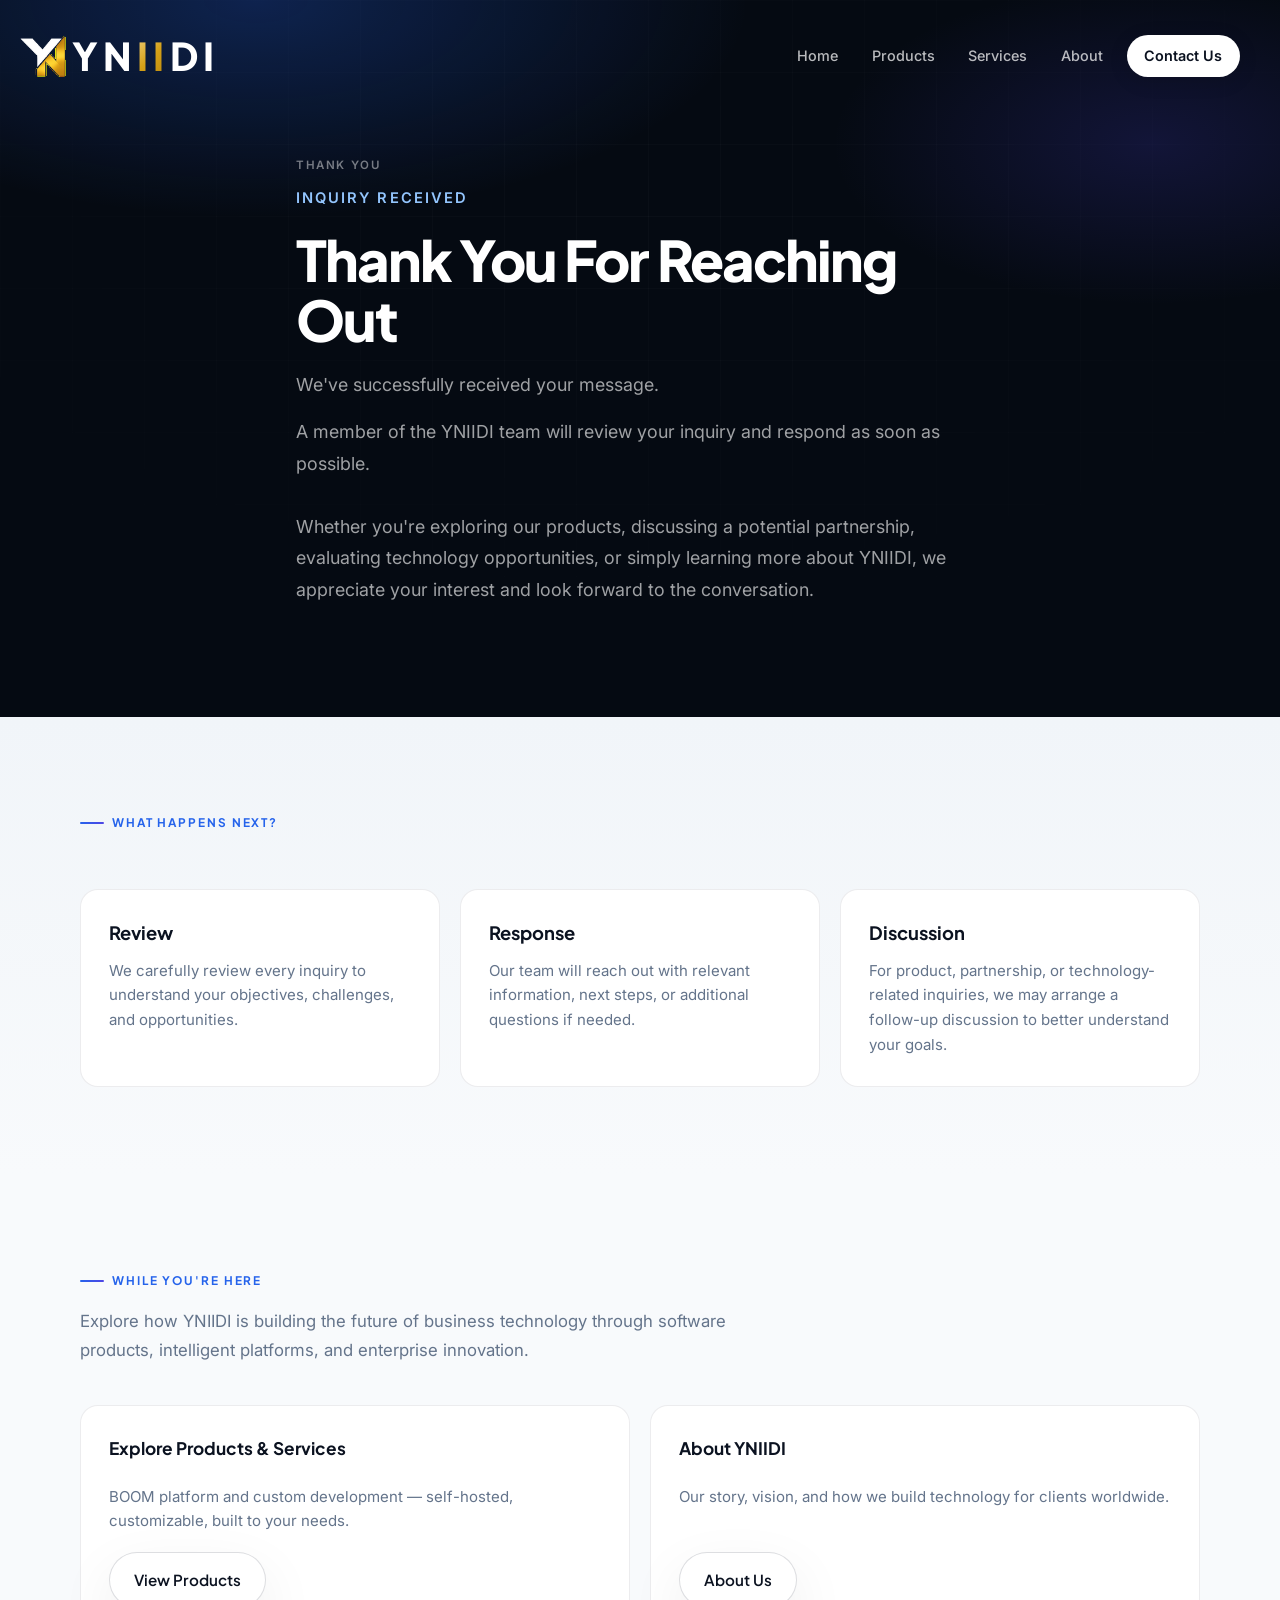
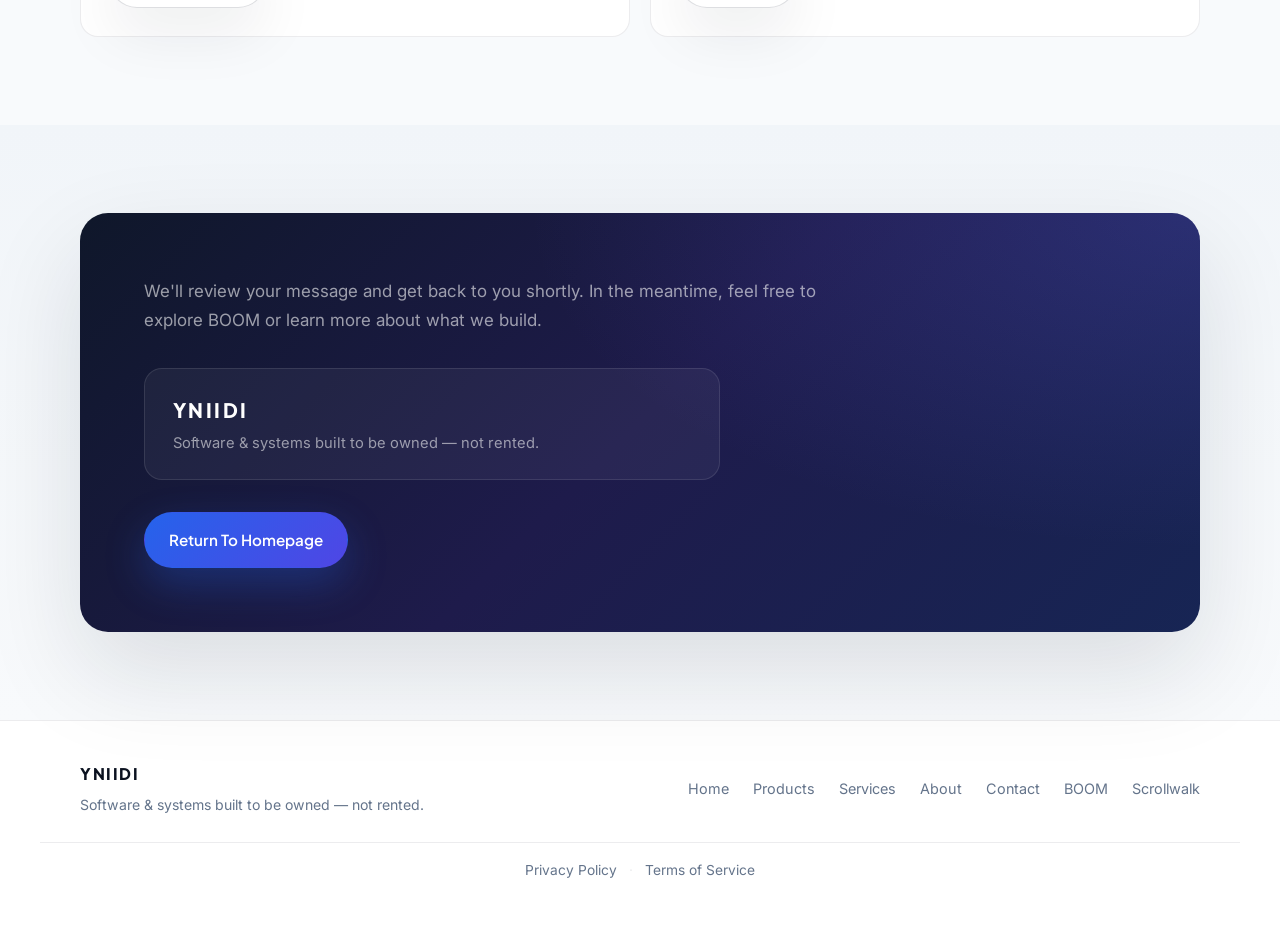
<file: thank-you/index.html>
<!doctype html>
<html lang="en">
<head>
  <meta charset="utf-8">
  <meta name="viewport" content="width=device-width, initial-scale=1">
  <title>Thank You | YNIIDI</title>
  <meta name="description" content="Thank you for contacting YNIIDI. Your inquiry has been received and our team will respond as soon as possible.">
  <meta name="robots" content="noindex, follow">
  <meta name="author" content="Shyaam Niranjan">
  <meta name="theme-color" content="#050a12">
  <link rel="icon" href="../assets/favicon.ico" sizes="any">
  <link rel="icon" href="../assets/favicon-32x32.png" type="image/png" sizes="32x32">
  <link rel="apple-touch-icon" href="../assets/apple-touch-icon.png">
  <link rel="canonical" href="https://yniidi.com/thank-you/">
  <meta property="og:title" content="Thank You | YNIIDI">
  <meta property="og:description" content="Your inquiry has been received. A member of the YNIIDI team will respond as soon as possible.">
  <meta property="og:type" content="website">
  <meta property="og:url" content="https://yniidi.com/thank-you/">
  <meta property="og:site_name" content="YNIIDI">
  <link rel="preconnect" href="https://fonts.googleapis.com">
  <link rel="preconnect" href="https://fonts.gstatic.com" crossorigin>
  <link href="https://fonts.googleapis.com/css2?family=Inter:wght@400;500;600;700&family=Plus+Jakarta+Sans:wght@500;600;700;800&display=swap" rel="stylesheet">
  <link rel="stylesheet" href="../assets/css/main.css">
</head>
<body data-page="thank-you">
  <header class="site-header" id="site-header">
    <div class="container nav">
      <a class="brand" href="../" aria-label="YNIIDI home">
        <img class="brand-mark-img" src="../assets/yniidi-mark.png" alt="" width="156" height="104" decoding="async">
        <span class="brand-name">YN<span class="brand-gold">II</span>DI</span>
      </a>
      <button class="menu-button" type="button" aria-expanded="false" aria-controls="site-nav" data-menu-button>
        <span></span><span></span><span></span>
      </button>
      <nav class="nav-links" id="site-nav" aria-label="Primary">
        <a href="../">Home</a>
        <a href="../products/">Products</a>
        <a href="../services/">Services</a>
        <a href="../about/">About</a>
        <a href="../contact/" class="nav-cta">Contact Us</a>
      </nav>
    </div>
  </header>

  <main>
    <section class="page-hero">
      <div class="hero-bg"><div class="hero-grid-lines"></div></div>
      <div class="container page-hero-inner reveal">
        <p class="hero-label">Thank You</p>
        <p class="thank-you-kicker">Inquiry Received</p>
        <h1>Thank You For Reaching Out</h1>
        <p class="hero-lead">We've successfully received your message.</p>
        <p class="hero-lead">A member of the YNIIDI team will review your inquiry and respond as soon as possible.</p>
        <p class="hero-lead">Whether you're exploring our products, discussing a potential partnership, evaluating technology opportunities, or simply learning more about YNIIDI, we appreciate your interest and look forward to the conversation.</p>
      </div>
    </section>

    <section class="section-muted" id="what-happens-next">
      <div class="container">
        <div class="section-head reveal">
          <div class="section-label">What Happens Next?</div>
        </div>
        <div class="grid-3">
          <article class="card thank-you-step-card reveal">
            <h3>Review</h3>
            <p>We carefully review every inquiry to understand your objectives, challenges, and opportunities.</p>
          </article>
          <article class="card thank-you-step-card reveal reveal-d1">
            <h3>Response</h3>
            <p>Our team will reach out with relevant information, next steps, or additional questions if needed.</p>
          </article>
          <article class="card thank-you-step-card reveal reveal-d2">
            <h3>Discussion</h3>
            <p>For product, partnership, or technology-related inquiries, we may arrange a follow-up discussion to better understand your goals.</p>
          </article>
        </div>
      </div>
    </section>

    <section id="while-youre-here">
      <div class="container">
        <div class="section-head reveal">
          <div class="section-label">While You're Here</div>
          <p>Explore how YNIIDI is building the future of business technology through software products, intelligent platforms, and enterprise innovation.</p>
        </div>
        <div class="grid-2">
          <article class="card thank-you-link-card reveal">
            <h3>Explore Products &amp; Services</h3>
            <p>BOOM platform and custom development — self-hosted, customizable, built to your needs.</p>
            <a class="btn btn-outline" href="../products/">View Products</a>
          </article>
          <article class="card thank-you-link-card reveal reveal-d1">
            <h3>About YNIIDI</h3>
            <p>Our story, vision, and how we build technology for clients worldwide.</p>
            <a class="btn btn-outline" href="../about/">About Us</a>
          </article>
        </div>
      </div>
    </section>

    <section class="section-muted" id="closing">
      <div class="container">
        <div class="vision-panel thank-you-closing reveal">
          <div class="prose thank-you-closing-copy">
            <p>We'll review your message and get back to you shortly. In the meantime, feel free to explore BOOM or learn more about what we build.</p>
          </div>
          <div class="thank-you-brand-block">
            <strong>YNIIDI</strong>
            <span>Software &amp; systems built to be owned &mdash; not rented.</span>
          </div>
          <a class="btn btn-primary" href="/">Return To Homepage</a>
        </div>
      </div>
    </section>
  </main>

  <footer class="site-footer">
    <div class="container footer-inner">
      <div class="footer-brand">
        <strong>YNIIDI</strong>
        <span>Software &amp; systems built to be owned &mdash; not rented.</span>
      </div>
      <nav class="footer-nav" aria-label="Footer">
        <a href="../">Home</a>
        <a href="../products/">Products</a>
        <a href="../services/">Services</a>
        <a href="../about/">About</a>
        <a href="../contact/">Contact</a>
        <a href="https://boom.yniidi.com/" target="_blank" rel="noopener noreferrer">BOOM</a>
        <a href="https://scrollwalk.com/" target="_blank" rel="noopener noreferrer">Scrollwalk</a>
      </nav>
    </div>
    <div class="container footer-legal">
      <a href="../privacy-policy/">Privacy Policy</a>
      <span aria-hidden="true">&middot;</span>
      <a href="../terms-of-service/">Terms of Service</a>
    </div>
  </footer>

  <script src="../assets/js/main.js"></script>
</body>
</html>
</file>
<file: assets/css/main.css>
:root {
  --bg: #f8fafc;
  --bg-elevated: #ffffff;
  --bg-muted: #f1f5f9;
  --ink: #0b1220;
  --ink-soft: #1e293b;
  --muted: #64748b;
  --line: rgba(15, 23, 42, 0.08);
  --line-strong: rgba(15, 23, 42, 0.14);
  --accent: #2563eb;
  --accent-2: #4f46e5;
  --accent-soft: rgba(37, 99, 235, 0.1);
  --hero: #050a12;
  --success: #10b981;
  --shadow: 0 24px 60px rgba(15, 23, 42, 0.08);
  --shadow-lg: 0 40px 100px rgba(15, 23, 42, 0.12);
  --radius: 18px;
  --radius-lg: 28px;
  --max: 1200px;
  --gutter: clamp(1.25rem, 4vw, 2.5rem);
  --nav-break: 1200px;
  --font-display: "Plus Jakarta Sans", system-ui, sans-serif;
  --font-body: "Inter", system-ui, sans-serif;
}

*, *::before, *::after { box-sizing: border-box; }
html { scroll-behavior: smooth; overflow-x: clip; }
body {
  margin: 0;
  font-family: var(--font-body);
  color: var(--ink);
  background: var(--bg);
  line-height: 1.65;
  -webkit-font-smoothing: antialiased;
  overflow-x: clip;
}
a { color: inherit; text-decoration: none; }
img { display: block; max-width: 100%; }
button { font: inherit; cursor: pointer; }

.container {
  width: min(var(--max), 100%);
  margin-inline: auto;
  padding-inline: var(--gutter);
}

/* Header */
.site-header {
  position: fixed;
  inset: 0 0 auto;
  z-index: 100;
  transition: background 0.35s ease, border-color 0.35s ease, box-shadow 0.35s ease;
}
.site-header.scrolled,
.site-header.light {
  background: rgba(255, 255, 255, 0.88);
  backdrop-filter: blur(20px) saturate(1.4);
  border-bottom: 1px solid var(--line);
  box-shadow: 0 8px 32px rgba(15, 23, 42, 0.05);
}
.site-header.scrolled .brand-mark,
.site-header.light .brand-mark { background: linear-gradient(135deg, #1d4ed8, #4f46e5); border-color: transparent; }
.site-header.scrolled .brand-name,
.site-header.light .brand-name { color: var(--ink); }
.site-header.scrolled .brand-tag,
.site-header.light .brand-tag { color: var(--muted); }
.site-header.scrolled .nav-links a,
.site-header.light .nav-links a { color: var(--muted); }
.site-header.scrolled .nav-links a:hover,
.site-header.scrolled .nav-links a.active,
.site-header.light .nav-links a:hover,
.site-header.light .nav-links a.active { color: var(--ink); background: var(--accent-soft); }
.site-header.scrolled .menu-button,
.site-header.light .menu-button { border-color: var(--line-strong); color: var(--ink); background: var(--bg-elevated); }

.site-header .container.nav {
  display: flex;
  align-items: center;
  justify-content: flex-start;
  gap: clamp(1.25rem, 2.5vw, 2rem);
  min-height: 112px;
  width: 100%;
  max-width: min(1440px, 100%);
  margin-inline: auto;
  padding-inline: clamp(0.75rem, 2.2vw, 1.35rem) var(--gutter);
}
.brand {
  display: flex;
  align-items: center;
  gap: 0.35rem;
  min-width: 0;
  flex-shrink: 0;
  margin-left: -0.15rem;
}
.brand-mark-img {
  display: block;
  height: 42px;
  width: auto;
  object-fit: contain;
  flex-shrink: 0;
}
.brand-name {
  display: block;
  font-family: var(--font-display);
  font-weight: 800;
  font-size: 2.4rem;
  letter-spacing: 0.14em;
  color: #fff;
  line-height: 1;
  white-space: nowrap;
}
.brand-gold {
  background: linear-gradient(135deg, #f5d485, #d4a017, #b8860b);
  -webkit-background-clip: text;
  -webkit-text-fill-color: transparent;
  background-clip: text;
}
.brand-mark {
  width: 42px; height: 42px; border-radius: 12px;
  background: linear-gradient(135deg, rgba(255,255,255,0.18), rgba(255,255,255,0.04));
  border: 1px solid rgba(255,255,255,0.16);
  display: grid; place-items: center;
  font-family: var(--font-display); font-weight: 800; font-size: 0.72rem;
  letter-spacing: 0.06em; color: #fff;
}
/* legacy - unused */
.brand-tag { display: none; }

.nav-links { display: flex; align-items: center; gap: 0.2rem; margin-left: auto; }
.nav-links a {
  padding: 0.55rem 0.95rem; border-radius: 999px;
  font-size: 0.9rem; font-weight: 500; color: rgba(255,255,255,0.72);
  transition: background 0.2s, color 0.2s;
}
.nav-links a:hover, .nav-links a.active { color: #fff; background: rgba(255,255,255,0.1); }
.nav-cta {
  margin-left: 0.35rem; padding: 0.6rem 1.1rem !important;
  background: #fff !important; color: var(--ink) !important;
  font-weight: 600 !important; box-shadow: 0 4px 20px rgba(0,0,0,0.12);
}

.menu-button {
  display: none; width: 44px; height: 44px; border-radius: 12px;
  border: 1px solid rgba(255,255,255,0.2); background: rgba(255,255,255,0.06);
  color: #fff; margin-left: auto; flex-direction: column; align-items: center;
  justify-content: center; gap: 5px;
}
.menu-button span {
  display: block; width: 18px; height: 2px; background: currentColor;
  border-radius: 2px; transition: transform 0.25s, opacity 0.25s;
}
.menu-button.open span:nth-child(1) { transform: translateY(7px) rotate(45deg); }
.menu-button.open span:nth-child(2) { opacity: 0; }
.menu-button.open span:nth-child(3) { transform: translateY(-7px) rotate(-45deg); }

/* Buttons */
.btn {
  display: inline-flex; align-items: center; justify-content: center; gap: 0.5rem;
  padding: 0.9rem 1.5rem; border-radius: 999px; border: 1px solid transparent;
  font-family: var(--font-display); font-weight: 600; font-size: 0.95rem;
  transition: transform 0.2s, box-shadow 0.2s, background 0.2s;
}
.btn:hover { transform: translateY(-2px); }
.btn-primary {
  background: linear-gradient(135deg, #2563eb, #4f46e5); color: #fff;
  box-shadow: 0 16px 40px rgba(37, 99, 235, 0.3);
}
.btn-primary:hover { box-shadow: 0 20px 50px rgba(37, 99, 235, 0.4); }
.btn-ghost {
  background: rgba(255,255,255,0.08); border-color: rgba(255,255,255,0.18);
  color: #fff; backdrop-filter: blur(8px);
}
.btn-ghost:hover { background: rgba(255,255,255,0.14); }
.btn-outline {
  background: var(--bg-elevated); border-color: var(--line-strong);
  color: var(--ink); box-shadow: var(--shadow);
}

/* Sections */
section { padding: 5.5rem 0; }
.section-muted { background: linear-gradient(180deg, var(--bg-muted) 0%, var(--bg) 100%); }
.section-dark { background: var(--hero); color: #e2e8f0; }
.section-dark .section-head h2 { color: #fff; }
.section-dark .section-head p { color: rgba(255,255,255,0.55); }
.section-dark .section-label { color: #93c5fd; }

.section-label {
  display: inline-flex; align-items: center; gap: 0.5rem; margin-bottom: 1rem;
  font-family: var(--font-display); font-size: 0.74rem; font-weight: 700;
  letter-spacing: 0.16em; text-transform: uppercase; color: var(--accent);
}
.section-label::before {
  content: ""; width: 24px; height: 2px;
  background: linear-gradient(90deg, var(--accent), var(--accent-2)); border-radius: 2px;
}
.section-head { max-width: 44rem; margin-bottom: 2.5rem; }
.section-head h2 {
  margin: 0 0 1rem; font-family: var(--font-display);
  font-size: clamp(2rem, 4vw, 2.75rem); font-weight: 800;
  letter-spacing: -0.03em; line-height: 1.12;
}
.section-head p { margin: 0; color: var(--muted); font-size: 1.05rem; line-height: 1.75; }
.prose p { margin: 0; color: var(--muted); font-size: 1.05rem; line-height: 1.75; }
.prose p + p { margin-top: 1rem; }

/* Hero */
.hero {
  position: relative; min-height: 100vh; min-height: 100dvh;
  display: flex; flex-direction: column; justify-content: center;
  padding: 7rem 0 0;
  background: var(--hero); overflow: hidden;
}
.hero > .container.hero-inner {
  flex: 1;
  display: flex;
  flex-direction: column;
  justify-content: center;
  width: 100%;
  padding-top: 1rem;
  padding-bottom: 2rem;
}
.hero-bg { position: absolute; inset: 0; pointer-events: none; }
.hero-bg::before {
  content: ""; position: absolute; inset: 0;
  background:
    radial-gradient(ellipse 80% 60% at 15% 0%, rgba(37, 99, 235, 0.3), transparent 55%),
    radial-gradient(ellipse 60% 50% at 90% 10%, rgba(79, 70, 229, 0.22), transparent 50%),
    radial-gradient(ellipse 50% 40% at 50% 100%, rgba(14, 165, 233, 0.1), transparent 55%);
}
.hero-grid-lines {
  position: absolute; inset: 0;
  background-image:
    linear-gradient(rgba(255,255,255,0.025) 1px, transparent 1px),
    linear-gradient(90deg, rgba(255,255,255,0.025) 1px, transparent 1px);
  background-size: 72px 72px;
  mask-image: radial-gradient(ellipse 75% 65% at 50% 35%, black, transparent);
}
.hero-inner { position: relative; z-index: 2; max-width: 52rem; width: 100%; }
.hero-label {
  display: block; margin-bottom: 1.5rem; max-width: 36rem;
  font-size: clamp(0.62rem, 1.6vw, 0.72rem); font-weight: 600; letter-spacing: 0.14em;
  text-transform: uppercase; color: rgba(255,255,255,0.45); line-height: 1.6;
}
.hero h1 {
  margin: 0 0 1.25rem; font-family: var(--font-display);
  font-size: clamp(2.5rem, 5.5vw, 4.25rem); font-weight: 800;
  line-height: 1.03; letter-spacing: -0.04em; color: #fff;
}
.hero h1 .accent {
  background: linear-gradient(135deg, #93c5fd, #a5b4fc 45%, #c4b5fd);
  -webkit-background-clip: text; -webkit-text-fill-color: transparent; background-clip: text;
}
.hero-lead { margin: 0 0 1rem; font-size: 1.12rem; line-height: 1.75; color: rgba(255,255,255,0.62); max-width: 46rem; }
.hero-lead + .hero-lead { margin-bottom: 2rem; }
.hero-actions { display: flex; flex-wrap: wrap; gap: 0.85rem; }

/* Trust bar */
.trust-bar {
  width: 100%;
  margin-top: auto;
  padding: 1.25rem 0;
  background: rgba(255,255,255,0.03);
  border-top: 1px solid rgba(255,255,255,0.06);
}
.trust-bar .container {
  display: flex; align-items: flex-start; justify-content: space-between;
  gap: 1.25rem 2rem; flex-wrap: wrap;
}
.trust-title {
  font-family: var(--font-display); font-size: 0.78rem; font-weight: 700;
  letter-spacing: 0.12em; text-transform: uppercase; color: rgba(255,255,255,0.35);
  flex: 0 0 auto;
}
.trust-items { display: flex; flex-wrap: wrap; gap: 0.75rem 1.5rem; flex: 1 1 16rem; }
.trust-items span {
  display: inline-flex; align-items: center; gap: 0.45rem;
  font-size: 0.88rem; color: rgba(255,255,255,0.65); font-weight: 500;
}
.trust-items span::before {
  content: "✓"; color: #34d399; font-weight: 700; font-size: 0.82rem;
}

/* Problem */
.problem-grid {
  display: grid; grid-template-columns: 1fr 1fr; gap: 3rem; align-items: start;
}
.problem-list {
  margin: 1.5rem 0 0; padding: 0; list-style: none;
  display: grid; gap: 0.65rem;
}
.problem-list li {
  padding: 0.85rem 1rem; border-radius: 12px;
  background: var(--bg-elevated); border: 1px solid var(--line);
  color: var(--ink-soft); font-weight: 500; font-size: 0.95rem;
}
.problem-list li::before { content: "→ "; color: var(--accent); font-weight: 700; }

/* Cards */
.grid-2 { display: grid; grid-template-columns: repeat(2, 1fr); gap: 1.25rem; }
.grid-3 { display: grid; grid-template-columns: repeat(3, 1fr); gap: 1.25rem; }
.grid-4 { display: grid; grid-template-columns: repeat(auto-fit, minmax(14rem, 1fr)); gap: 1.25rem; }

.card {
  padding: 1.75rem; border-radius: var(--radius);
  background: var(--bg-elevated); border: 1px solid var(--line);
  transition: transform 0.25s, box-shadow 0.25s, border-color 0.25s;
}
.card:hover {
  transform: translateY(-4px); box-shadow: var(--shadow);
  border-color: rgba(37, 99, 235, 0.18);
}
.card h3 {
  margin: 0 0 0.5rem; font-family: var(--font-display);
  font-size: 1.08rem; font-weight: 700;
}
.card p { margin: 0; font-size: 0.94rem; color: var(--muted); line-height: 1.65; }
.card-icon {
  width: 44px; height: 44px; border-radius: 12px; margin-bottom: 1rem;
  display: grid; place-items: center;
  background: linear-gradient(135deg, rgba(37,99,235,0.12), rgba(79,70,229,0.08));
  color: var(--accent); font-size: 1.1rem;
}

/* Ecosystem */
.ecosystem-grid { display: grid; gap: 1.25rem; }
.eco-flagship {
  display: grid; grid-template-columns: 1fr 1.15fr; gap: 0;
  border-radius: var(--radius-lg); overflow: hidden;
  background: var(--bg-elevated); border: 1px solid var(--line); box-shadow: var(--shadow-lg);
}
.eco-flagship-content { padding: 2.5rem; }
.eco-flagship-visual {
  background: linear-gradient(135deg, #0f172a, #1e293b);
  padding: 1.5rem; display: flex; align-items: center; justify-content: center;
}
.eco-flagship-visual img {
  border-radius: 12px; box-shadow: 0 30px 80px rgba(0,0,0,0.4);
  border: 1px solid rgba(255,255,255,0.08);
}
.status-badge {
  display: inline-flex; align-items: center; gap: 0.35rem;
  padding: 0.3rem 0.7rem; border-radius: 999px; font-size: 0.72rem;
  font-weight: 700; letter-spacing: 0.05em; text-transform: uppercase; margin-bottom: 0.85rem;
}
.status-active { background: #ecfdf5; color: #047857; border: 1px solid #a7f3d0; }
.status-roadmap { background: #f8fafc; color: #64748b; border: 1px solid var(--line); }
.status-roadmap::before {
  content: ""; width: 6px; height: 6px; border-radius: 50%; background: #94a3b8;
}
.status-active::before {
  content: ""; width: 6px; height: 6px; border-radius: 50%; background: #10b981;
  box-shadow: 0 0 8px rgba(16,185,129,0.6);
}
.eco-card h3 {
  margin: 0 0 0.3rem; font-family: var(--font-display);
  font-size: 1.35rem; font-weight: 800; letter-spacing: -0.02em;
}
.eco-subtitle { margin: 0 0 0.75rem; font-weight: 600; color: var(--muted); font-size: 0.9rem; }
.eco-card .btn { margin-top: 1.25rem; }

/* Industries dark cards */
.industry-card {
  padding: 1.6rem; border-radius: var(--radius);
  background: rgba(255,255,255,0.04); border: 1px solid rgba(255,255,255,0.08);
  transition: background 0.25s, transform 0.25s, border-color 0.25s;
}
.industry-card:hover {
  background: rgba(255,255,255,0.07); transform: translateY(-3px);
  border-color: rgba(255,255,255,0.14);
}
.industry-num {
  font-family: var(--font-display); font-size: 0.7rem; font-weight: 700;
  letter-spacing: 0.12em; color: rgba(255,255,255,0.28); margin-bottom: 0.85rem;
}
.industry-card h3 {
  margin: 0 0 0.45rem; font-family: var(--font-display);
  font-size: 1.02rem; font-weight: 700; color: #fff;
}
.industry-card p { margin: 0; font-size: 0.88rem; color: rgba(255,255,255,0.5); line-height: 1.6; }

/* Innovation tags */
.innovation-split { display: grid; grid-template-columns: 1fr 1fr; gap: 3rem; align-items: center; }
.tag-grid { display: flex; flex-wrap: wrap; gap: 0.6rem; margin-top: 1.5rem; }
.tag-grid span {
  padding: 0.5rem 0.9rem; border-radius: 999px;
  background: var(--bg-elevated); border: 1px solid var(--line);
  font-size: 0.84rem; font-weight: 500; color: var(--ink-soft);
}

/* Vision */
.vision-panel {
  position: relative; padding: 4rem; border-radius: var(--radius-lg); overflow: hidden;
  background: linear-gradient(135deg, #0f172a 0%, #1e1b4b 50%, #172554 100%);
  box-shadow: var(--shadow-lg);
}
.vision-panel::before {
  content: ""; position: absolute; inset: 0;
  background: radial-gradient(ellipse 60% 80% at 100% 0%, rgba(99,102,241,0.22), transparent);
  pointer-events: none;
}
.vision-panel > * { position: relative; z-index: 1; }
.vision-panel h2 {
  position: relative; margin: 0 0 1.25rem; font-family: var(--font-display);
  font-size: clamp(1.8rem, 3.5vw, 2.5rem); font-weight: 800;
  letter-spacing: -0.03em; color: #fff; max-width: 22ch;
}
.vision-panel p {
  position: relative; margin: 0; max-width: 52rem;
  font-size: 1.06rem; line-height: 1.75; color: rgba(255,255,255,0.58);
}
.vision-panel p + p { margin-top: 1rem; }

/* Founder */
.founder-quote {
  padding: 3rem; border-radius: var(--radius-lg);
  background: var(--bg-elevated); border: 1px solid var(--line); box-shadow: var(--shadow);
  border-left: 4px solid var(--accent);
}
.founder-quote blockquote {
  margin: 0 0 1.5rem; font-size: 1.08rem; line-height: 1.8; color: var(--ink-soft);
}
.founder-quote blockquote p { margin: 0 0 1rem; }
.founder-quote blockquote p:last-child { margin-bottom: 0; }
.founder-signature strong {
  display: block; font-family: var(--font-display); font-size: 1.05rem; font-weight: 700;
}
.founder-signature span { font-size: 0.9rem; color: var(--muted); }

/* CTA */
.cta-panel {
  position: relative; padding: 4rem; border-radius: var(--radius-lg); overflow: hidden;
  background: var(--hero); text-align: center;
}
.cta-panel::before {
  content: ""; position: absolute; inset: 0;
  background: radial-gradient(ellipse 50% 80% at 50% 120%, rgba(37,99,235,0.28), transparent);
}
.cta-panel h2 {
  position: relative; margin: 0 0 1rem; font-family: var(--font-display);
  font-size: clamp(1.8rem, 4vw, 2.75rem); font-weight: 800;
  letter-spacing: -0.03em; color: #fff;
}
.cta-panel p {
  position: relative; margin: 0 auto 2rem; max-width: 38rem;
  color: rgba(255,255,255,0.55); font-size: 1.05rem;
}
.cta-actions {
  position: relative; display: flex; justify-content: center; flex-wrap: wrap; gap: 0.85rem;
}

/* Footer */
.site-footer {
  padding: 2.5rem 0; border-top: 1px solid var(--line); background: var(--bg-elevated);
}
.footer-inner {
  display: flex; align-items: center; justify-content: space-between;
  gap: 1.5rem; flex-wrap: wrap;
}
.footer-brand strong {
  display: block; font-family: var(--font-display); font-weight: 800;
  letter-spacing: 0.1em; margin-bottom: 0.25rem;
}
.footer-brand span { font-size: 0.88rem; color: var(--muted); }
.footer-nav { display: flex; gap: 1.5rem; flex-wrap: wrap; }
.footer-nav a { font-size: 0.9rem; color: var(--muted); transition: color 0.2s; }
.footer-nav a:hover { color: var(--ink); }

/* Reveal */
.reveal {
  opacity: 0; transform: translateY(24px);
  transition: opacity 0.65s cubic-bezier(0.22, 1, 0.36, 1), transform 0.65s cubic-bezier(0.22, 1, 0.36, 1);
}
.reveal.visible { opacity: 1; transform: translateY(0); }
.reveal-d1 { transition-delay: 0.1s; }
.reveal-d2 { transition-delay: 0.2s; }
.reveal-d3 { transition-delay: 0.3s; }

@media (max-width: 1024px) {
  .problem-grid, .innovation-split, .eco-flagship, .grid-4 { grid-template-columns: 1fr 1fr; }
  .grid-3 { grid-template-columns: 1fr; }
}
/* Products page */
.page-hero {
  position: relative; padding: 9rem 0 5rem; background: var(--hero); overflow: hidden;
}
.page-hero .hero-bg { position: absolute; inset: 0; pointer-events: none; }
.page-hero .hero-bg::before {
  content: ""; position: absolute; inset: 0;
  background:
    radial-gradient(ellipse 70% 55% at 20% 0%, rgba(37, 99, 235, 0.28), transparent 55%),
    radial-gradient(ellipse 50% 45% at 90% 20%, rgba(79, 70, 229, 0.18), transparent 50%);
}
.page-hero .hero-grid-lines {
  position: absolute; inset: 0;
  background-image:
    linear-gradient(rgba(255,255,255,0.025) 1px, transparent 1px),
    linear-gradient(90deg, rgba(255,255,255,0.025) 1px, transparent 1px);
  background-size: 72px 72px;
  mask-image: radial-gradient(ellipse 75% 65% at 50% 30%, black, transparent);
}
.page-hero-inner { position: relative; z-index: 2; max-width: 48rem; width: 100%; }
.page-hero h1 {
  margin: 0 0 1.25rem; font-family: var(--font-display);
  font-size: clamp(2.2rem, 4.5vw, 3.5rem); font-weight: 800;
  line-height: 1.06; letter-spacing: -0.035em; color: #fff;
}
.page-hero .hero-mission {
  margin: 1.5rem 0 2rem; padding: 1.25rem 1.5rem; border-radius: var(--radius);
  background: rgba(255,255,255,0.05); border: 1px solid rgba(255,255,255,0.1);
  color: rgba(255,255,255,0.72); font-size: 1.02rem; line-height: 1.7;
}
.page-hero .hero-mission strong { color: #fff; }

.check-list {
  margin: 1.5rem 0 0; padding: 0; list-style: none; display: grid; gap: 0.65rem;
}
.check-list li {
  display: flex; align-items: flex-start; gap: 0.65rem;
  padding: 0.9rem 1.1rem; border-radius: 12px;
  background: var(--bg-elevated); border: 1px solid var(--line);
  font-weight: 500; color: var(--ink-soft); font-size: 0.95rem;
}
.check-list li::before {
  content: "✓"; flex-shrink: 0; color: var(--success); font-weight: 800;
}

.philosophy-grid {
  display: grid; grid-template-columns: repeat(auto-fit, minmax(11.5rem, 1fr)); gap: 1rem;
}
.philosophy-card {
  padding: 1.5rem; border-radius: var(--radius);
  background: var(--bg-elevated); border: 1px solid var(--line);
  border-top: 3px solid var(--accent); transition: transform 0.25s, box-shadow 0.25s;
}
.philosophy-card:hover { transform: translateY(-4px); box-shadow: var(--shadow); }
.philosophy-card h3 {
  margin: 0 0 0.45rem; font-family: var(--font-display);
  font-size: 1rem; font-weight: 700;
}
.philosophy-card p { margin: 0; font-size: 0.88rem; color: var(--muted); line-height: 1.6; }

.product-block {
  border-radius: var(--radius-lg); overflow: hidden;
  background: var(--bg-elevated); border: 1px solid var(--line);
  box-shadow: var(--shadow); margin-bottom: 1.5rem;
}
.product-block:last-child { margin-bottom: 0; }
.product-block-header {
  display: flex; align-items: flex-start; justify-content: space-between;
  gap: 1.5rem; flex-wrap: wrap; padding: 2rem 2rem 0;
}
.product-block-header h3 {
  margin: 0; font-family: var(--font-display);
  font-size: clamp(1.6rem, 3vw, 2rem); font-weight: 800; letter-spacing: -0.03em;
}
.product-block-header .eco-subtitle { margin: 0.35rem 0 0; }
.product-block-body {
  display: grid; grid-template-columns: 1fr 1fr; gap: 2rem;
  padding: 1.5rem 2rem 2rem;
}
.product-block-body p { margin: 0 0 1rem; color: var(--muted); line-height: 1.7; }
.product-block-body h4 {
  margin: 0 0 0.75rem; font-family: var(--font-display);
  font-size: 0.82rem; font-weight: 700; letter-spacing: 0.1em;
  text-transform: uppercase; color: var(--accent);
}
.capability-list {
  margin: 0; padding: 0; list-style: none; display: grid;
  grid-template-columns: 1fr 1fr; gap: 0.45rem 1rem;
}
.capability-list li {
  font-size: 0.9rem; color: var(--ink-soft);
  padding-left: 1rem; position: relative;
}
.capability-list li::before {
  content: ""; position: absolute; left: 0; top: 0.55em;
  width: 5px; height: 5px; border-radius: 50%; background: var(--accent);
}
.designed-for { display: flex; flex-wrap: wrap; gap: 0.45rem; margin-top: 0.5rem; }
.designed-for span {
  padding: 0.35rem 0.7rem; border-radius: 8px;
  background: var(--bg-muted); border: 1px solid var(--line);
  font-size: 0.8rem; font-weight: 500; color: var(--ink-soft);
}
.product-vision-line {
  margin-top: 1rem; padding: 1rem 1.15rem; border-radius: 12px;
  background: linear-gradient(135deg, rgba(37,99,235,0.08), rgba(79,70,229,0.06));
  border: 1px solid rgba(37,99,235,0.15);
  font-weight: 600; color: var(--accent-dark, #1e3a8a); font-size: 0.95rem;
}
.product-block-roadmap { opacity: 0.92; }
.product-block-roadmap .product-block-body { grid-template-columns: 1fr; }
.coming-soon-card {
  padding: 2.5rem; border-radius: var(--radius-lg);
  border: 2px dashed var(--line-strong); background: var(--bg-muted);
  text-align: center;
}
.coming-soon-card h3 {
  margin: 0 0 0.5rem; font-family: var(--font-display);
  font-size: 1.25rem; font-weight: 700; color: var(--muted);
}
.coming-soon-card p { margin: 0; color: var(--muted); font-size: 0.95rem; }
.coming-badge {
  display: inline-block; margin-bottom: 1rem;
  padding: 0.35rem 0.8rem; border-radius: 999px;
  background: #f0fdf4; border: 1px solid #bbf7d0;
  color: #15803d; font-size: 0.75rem; font-weight: 700;
  letter-spacing: 0.05em; text-transform: uppercase;
}

.product-block-body {
  padding: 0 2rem 2rem;
}
.product-block-visual img {
  width: 100%; border-radius: 14px;
  border: 1px solid var(--line); box-shadow: var(--shadow-lg);
}

.flow-chain {
  display: flex; align-items: stretch; justify-content: center;
  gap: 0; flex-wrap: wrap; padding: 2.5rem;
  border-radius: var(--radius-lg);
  background: linear-gradient(135deg, #0f172a, #1e1b4b);
  box-shadow: var(--shadow-lg);
}
.flow-step {
  flex: 1; min-width: 140px; text-align: center; padding: 1.5rem 1rem;
  position: relative;
}
.flow-step:not(:last-child)::after {
  content: "→"; position: absolute; right: -0.65rem; top: 50%;
  transform: translateY(-50%); color: rgba(255,255,255,0.25);
  font-size: 1.25rem; font-weight: 700;
}
.flow-step strong {
  display: block; font-family: var(--font-display);
  font-size: 1.15rem; font-weight: 800; color: #fff; margin-bottom: 0.25rem;
}
.flow-step span {
  display: block; font-size: 0.82rem; color: rgba(255,255,255,0.45);
  text-transform: uppercase; letter-spacing: 0.08em;
}
.flow-step.active strong { color: #93c5fd; }

.roadmap-explore {
  display: grid; grid-template-columns: repeat(3, 1fr); gap: 1rem;
}
.roadmap-item {
  padding: 1.5rem; border-radius: var(--radius);
  background: var(--bg-elevated); border: 1px solid var(--line);
  transition: border-color 0.25s, transform 0.25s;
}
.roadmap-item:hover {
  transform: translateY(-3px); border-color: rgba(37,99,235,0.2);
}
.roadmap-item h3 {
  margin: 0 0 0.4rem; font-family: var(--font-display);
  font-size: 1rem; font-weight: 700;
}
.roadmap-item p { margin: 0; font-size: 0.9rem; color: var(--muted); line-height: 1.6; }

.outcome-grid {
  display: grid; grid-template-columns: repeat(2, 1fr); gap: 1.25rem;
}
.outcome-card {
  padding: 1.75rem; border-radius: var(--radius);
  background: var(--bg-elevated); border: 1px solid var(--line);
}
.outcome-card h3 {
  margin: 0 0 0.45rem; font-family: var(--font-display);
  font-size: 1.05rem; font-weight: 700;
}
.outcome-card p { margin: 0; font-size: 0.94rem; color: var(--muted); line-height: 1.65; }

/* Solutions page */
.solution-offer {
  padding: 2rem; border-radius: var(--radius-lg);
  background: var(--bg-elevated); border: 1px solid var(--line);
  box-shadow: var(--shadow); height: 100%;
}
.solution-offer h3 {
  margin: 0 0 0.65rem; font-family: var(--font-display);
  font-size: 1.2rem; font-weight: 800; letter-spacing: -0.02em;
}
.solution-offer > p {
  margin: 0 0 1.25rem; color: var(--muted); line-height: 1.7; font-size: 0.96rem;
}
.solution-offer h4 {
  margin: 0 0 0.65rem; font-size: 0.78rem; font-weight: 700;
  letter-spacing: 0.1em; text-transform: uppercase; color: var(--accent);
}
.capability-tags { display: flex; flex-wrap: wrap; gap: 0.45rem; }
.capability-tags span {
  padding: 0.38rem 0.7rem; border-radius: 8px;
  background: var(--bg-muted); border: 1px solid var(--line);
  font-size: 0.8rem; font-weight: 500; color: var(--ink-soft);
}

.process-grid {
  display: grid; grid-template-columns: repeat(3, 1fr); gap: 1.25rem;
}
.process-step {
  padding: 1.75rem; border-radius: var(--radius);
  background: var(--bg-elevated); border: 1px solid var(--line);
  transition: transform 0.25s, border-color 0.25s;
}
.process-step:hover {
  transform: translateY(-3px); border-color: rgba(37,99,235,0.2);
}
.process-num {
  font-family: var(--font-display); font-size: 0.78rem; font-weight: 800;
  letter-spacing: 0.1em; color: var(--accent); margin-bottom: 0.75rem;
}
.process-step h3 {
  margin: 0 0 0.45rem; font-family: var(--font-display);
  font-size: 1.05rem; font-weight: 700;
}
.process-step p { margin: 0; font-size: 0.92rem; color: var(--muted); line-height: 1.6; }

.challenge-grid {
  display: grid; grid-template-columns: repeat(3, 1fr); gap: 1rem;
}
.challenge-card {
  padding: 1.5rem; border-radius: var(--radius);
  background: rgba(255,255,255,0.04); border: 1px solid rgba(255,255,255,0.08);
}
.challenge-card h3 {
  margin: 0 0 0.4rem; font-family: var(--font-display);
  font-size: 1rem; font-weight: 700; color: #fff;
}
.challenge-card p { margin: 0; font-size: 0.88rem; color: rgba(255,255,255,0.5); line-height: 1.6; }

.industry-pills { display: flex; flex-wrap: wrap; gap: 0.6rem; }
.industry-pills span {
  padding: 0.55rem 1rem; border-radius: 999px;
  background: var(--bg-elevated); border: 1px solid var(--line);
  font-size: 0.88rem; font-weight: 500; color: var(--ink-soft);
}

.ecosystem-bridge {
  padding: 2.5rem; border-radius: var(--radius-lg);
  background: linear-gradient(135deg, rgba(37,99,235,0.06), rgba(79,70,229,0.04));
  border: 1px solid rgba(37,99,235,0.14);
}
.ecosystem-bridge .prose p + p { margin-top: 1rem; }

/* Industries page */
.industry-block { padding: 4.5rem 0; border-bottom: 1px solid var(--line); }
.industry-block.alt { background: linear-gradient(180deg, var(--bg-muted) 0%, var(--bg) 100%); }
.industry-block:last-of-type { border-bottom: none; }
.industry-label {
  font-family: var(--font-display); font-size: 0.76rem; font-weight: 800;
  letter-spacing: 0.14em; text-transform: uppercase; color: var(--accent); margin-bottom: 0.5rem;
}
.industry-block h2 {
  margin: 0 0 0.35rem; font-family: var(--font-display);
  font-size: clamp(1.6rem, 3vw, 2.2rem); font-weight: 800; letter-spacing: -0.03em;
}
.industry-tagline {
  margin: 0 0 1rem; font-weight: 600; color: var(--muted); font-size: 1rem;
}
.industry-deep-grid {
  display: grid; grid-template-columns: 1fr 1fr; gap: 1.25rem; margin-top: 1.5rem;
}
.industry-panel {
  padding: 1.75rem; border-radius: var(--radius);
  background: var(--bg-elevated); border: 1px solid var(--line);
}
.industry-panel h3 {
  margin: 0 0 1rem; font-size: 0.78rem; font-weight: 700;
  letter-spacing: 0.1em; text-transform: uppercase;
}
.industry-panel.challenges h3 { color: #b91c1c; }
.industry-panel.helps h3 { color: var(--accent); }
.industry-panel ul {
  margin: 0; padding: 0; list-style: none; display: grid; gap: 0.55rem;
}
.industry-panel li {
  font-size: 0.94rem; color: var(--ink-soft);
  padding-left: 1.1rem; position: relative; line-height: 1.5;
}
.industry-panel li::before {
  content: ""; position: absolute; left: 0; top: 0.55em;
  width: 5px; height: 5px; border-radius: 50%; background: var(--muted);
}
.industry-panel.helps li::before { background: var(--accent); }

/* Innovation page */
.focus-grid {
  display: grid; grid-template-columns: repeat(2, 1fr); gap: 1.25rem;
}
.focus-card {
  padding: 2rem; border-radius: var(--radius-lg);
  background: var(--bg-elevated); border: 1px solid var(--line);
  box-shadow: var(--shadow); height: 100%;
}
.focus-card h3 {
  margin: 0 0 0.75rem; font-family: var(--font-display);
  font-size: 1.2rem; font-weight: 800; letter-spacing: -0.02em;
}
.focus-card > p {
  margin: 0 0 0.85rem; color: var(--muted); line-height: 1.7; font-size: 0.96rem;
}
.focus-card > p:last-of-type { margin-bottom: 1.25rem; }
.focus-card h4 {
  margin: 0 0 0.65rem; font-size: 0.78rem; font-weight: 700;
  letter-spacing: 0.1em; text-transform: uppercase; color: var(--accent);
}
.focus-card-wide { grid-column: 1 / -1; }
.trend-grid {
  display: grid; grid-template-columns: repeat(3, 1fr); gap: 1rem;
}
.trend-card {
  padding: 1.75rem; border-radius: var(--radius);
  background: rgba(255,255,255,0.04); border: 1px solid rgba(255,255,255,0.08);
  transition: transform 0.25s, border-color 0.25s;
}
.trend-card:hover {
  transform: translateY(-3px); border-color: rgba(99,102,241,0.25);
}
.trend-card h3 {
  margin: 0 0 0.5rem; font-family: var(--font-display);
  font-size: 1.05rem; font-weight: 700; color: #fff;
}
.trend-card p { margin: 0; font-size: 0.92rem; color: rgba(255,255,255,0.52); line-height: 1.65; }
.responsibility-grid {
  display: grid; grid-template-columns: repeat(4, 1fr); gap: 1rem;
}
.responsibility-card {
  padding: 1.75rem; border-radius: var(--radius);
  background: var(--bg-elevated); border: 1px solid var(--line);
  border-top: 3px solid var(--accent);
}
.responsibility-card h3 {
  margin: 0 0 0.45rem; font-family: var(--font-display);
  font-size: 1rem; font-weight: 700;
}
.responsibility-card p { margin: 0; font-size: 0.9rem; color: var(--muted); line-height: 1.6; }

/* Vision page */
.vision-shift-grid {
  display: grid; grid-template-columns: repeat(4, 1fr); gap: 0.75rem; margin-top: 1.5rem;
}
.vision-shift-grid span {
  padding: 1.1rem 1rem; border-radius: var(--radius); text-align: center;
  background: var(--bg-elevated); border: 1px solid var(--line);
  font-family: var(--font-display); font-weight: 700; font-size: 0.95rem;
  color: var(--ink-soft); line-height: 1.35;
}
.problem-list-dark li {
  background: rgba(255,255,255,0.04); border-color: rgba(255,255,255,0.08);
  color: rgba(255,255,255,0.62);
}
.problem-list-dark li::before { color: #818cf8; }
.pillar-num {
  font-family: var(--font-display); font-size: 0.78rem; font-weight: 800;
  letter-spacing: 0.1em; color: var(--accent); margin-bottom: 0.75rem;
}
.pillar-card { border-top-color: #6366f1; }

/* Resources page */
.insight-grid {
  display: grid; grid-template-columns: repeat(3, 1fr); gap: 1.25rem;
}
.insight-card {
  display: flex; flex-direction: column; padding: 1.75rem;
  border-radius: var(--radius-lg); background: var(--bg);
  border: 1px solid var(--line); box-shadow: var(--shadow);
  transition: transform 0.25s, border-color 0.25s, box-shadow 0.25s;
  height: 100%;
}
.insight-card:hover {
  transform: translateY(-4px); border-color: rgba(37,99,235,0.2);
  box-shadow: var(--shadow-lg);
}
.insight-category {
  display: inline-block; margin-bottom: 0.85rem;
  font-size: 0.72rem; font-weight: 700; letter-spacing: 0.1em;
  text-transform: uppercase; color: var(--accent);
}
.insight-card h3 {
  margin: 0 0 0.75rem; font-family: var(--font-display);
  font-size: 1.08rem; font-weight: 800; letter-spacing: -0.02em; line-height: 1.3;
}
.insight-card p {
  margin: 0 0 1.25rem; flex: 1;
  font-size: 0.92rem; color: var(--muted); line-height: 1.65;
}
.insight-link {
  font-size: 0.9rem; font-weight: 600; color: var(--accent);
  transition: color 0.2s;
}
.insight-link:hover { color: var(--ink); }
.category-card {
  padding: 1.75rem; border-radius: var(--radius-lg);
  background: var(--bg-elevated); border: 1px solid var(--line);
  border-left: 3px solid var(--accent); height: 100%;
  transition: transform 0.25s, box-shadow 0.25s;
}
.category-card:hover { transform: translateY(-3px); box-shadow: var(--shadow); }
.category-card h3 {
  margin: 0 0 0.55rem; font-family: var(--font-display);
  font-size: 1.05rem; font-weight: 700;
}
.category-card p { margin: 0; font-size: 0.92rem; color: var(--muted); line-height: 1.65; }
.library-grid {
  display: grid; grid-template-columns: repeat(auto-fit, minmax(10.5rem, 1fr)); gap: 1rem;
}
.library-item {
  padding: 1.5rem; border-radius: var(--radius); text-align: center;
  background: var(--bg); border: 1px dashed rgba(37,99,235,0.28);
}
.library-item h3 {
  margin: 0 0 0.45rem; font-family: var(--font-display);
  font-size: 0.98rem; font-weight: 700;
}
.library-item p { margin: 0; font-size: 0.86rem; color: var(--muted); line-height: 1.55; }
.leader-grid {
  display: grid; grid-template-columns: repeat(auto-fit, minmax(10.5rem, 1fr)); gap: 1rem;
}
.leader-card {
  padding: 1.5rem; border-radius: var(--radius);
  background: var(--bg-elevated); border: 1px solid var(--line);
  border-top: 3px solid var(--accent); height: 100%;
}
.leader-card h3 {
  margin: 0 0 0.45rem; font-family: var(--font-display);
  font-size: 0.98rem; font-weight: 700;
}
.leader-card p { margin: 0; font-size: 0.88rem; color: var(--muted); line-height: 1.55; }

/* Contact page */
.help-card {
  padding: 2rem; border-radius: var(--radius-lg);
  background: var(--bg); border: 1px solid var(--line);
  box-shadow: var(--shadow); height: 100%;
}
.help-card h3 {
  margin: 0 0 0.65rem; font-family: var(--font-display);
  font-size: 1.15rem; font-weight: 800; letter-spacing: -0.02em;
}
.help-card > p { margin: 0 0 1rem; color: var(--muted); line-height: 1.65; font-size: 0.95rem; }
.help-ideal {
  margin: 0 0 0.5rem; font-size: 0.78rem; font-weight: 700;
  letter-spacing: 0.08em; text-transform: uppercase; color: var(--accent);
}
.help-list {
  margin: 0; padding: 0; list-style: none; display: grid; gap: 0.4rem;
}
.help-list li {
  font-size: 0.92rem; color: var(--ink-soft);
  padding-left: 1rem; position: relative; line-height: 1.5;
}
.help-list li::before {
  content: "•"; position: absolute; left: 0; color: var(--accent); font-weight: 700;
}
.contact-form-layout {
  display: grid; grid-template-columns: 0.9fr 1.1fr; gap: 2.5rem; align-items: start;
}
.contact-form-intro h2 {
  margin: 0 0 0.75rem; font-family: var(--font-display);
  font-size: clamp(1.8rem, 3vw, 2.4rem); font-weight: 800; letter-spacing: -0.03em;
}
.contact-form-intro > p { margin: 0 0 1.5rem; color: var(--muted); line-height: 1.7; }
.contact-form-panel {
  padding: 2rem; border-radius: var(--radius-lg);
  background: var(--bg-elevated); border: 1px solid var(--line); box-shadow: var(--shadow-lg);
}
.contact-form { display: grid; gap: 1.1rem; }
.form-row { display: grid; gap: 0.45rem; }
.form-row.is-hidden { display: none; }
.form-row label {
  font-size: 0.82rem; font-weight: 600; color: var(--ink-soft);
}
.form-row input,
.form-row select,
.form-row textarea {
  width: 100%; padding: 0.85rem 1rem; border-radius: 12px;
  border: 1px solid var(--line); background: var(--bg);
  font: inherit; font-size: 0.95rem; color: var(--ink);
  transition: border-color 0.2s, box-shadow 0.2s;
}
.form-row input:focus,
.form-row select:focus,
.form-row textarea:focus {
  outline: none; border-color: rgba(37,99,235,0.45);
  box-shadow: 0 0 0 3px rgba(37,99,235,0.12);
}
.form-row textarea { resize: vertical; min-height: 140px; }
.form-success {
  padding: 1.5rem; border-radius: var(--radius);
  background: rgba(16,185,129,0.08); border: 1px solid rgba(16,185,129,0.22);
}
.form-success h3 {
  margin: 0 0 0.5rem; font-family: var(--font-display);
  font-size: 1.2rem; font-weight: 800; color: #047857;
}
.form-success p { margin: 0; color: var(--ink-soft); line-height: 1.65; }
.connect-channels { display: grid; gap: 1rem; }
.connect-channel strong {
  display: block; margin-bottom: 0.25rem; font-size: 0.78rem;
  letter-spacing: 0.08em; text-transform: uppercase; color: var(--muted);
}
.connect-channel a { font-weight: 600; color: var(--accent); }
.connect-grid {
  display: grid; grid-template-columns: repeat(3, 1fr); gap: 1.25rem;
}
.connect-card {
  padding: 1.75rem; border-radius: var(--radius-lg);
  background: var(--bg-elevated); border: 1px solid var(--line); height: 100%;
}
.connect-card h3 {
  margin: 0 0 0.55rem; font-family: var(--font-display);
  font-size: 1.05rem; font-weight: 700;
}
.connect-card p { margin: 0 0 0.85rem; font-size: 0.92rem; color: var(--muted); line-height: 1.6; }
.connect-card a { font-weight: 600; color: var(--accent); font-size: 0.94rem; }
.connect-pending { font-size: 0.9rem; font-weight: 600; color: var(--muted); }

/* Legal pages */
.page-hero-compact { padding: 8rem 0 3.5rem; }
.legal-document { padding: 3rem 0 5.5rem; }
.legal-doc {
  max-width: 46rem; margin: 0 auto;
  padding: 2.5rem; border-radius: var(--radius-lg);
  background: var(--bg-elevated); border: 1px solid var(--line);
  box-shadow: var(--shadow);
}
.legal-doc > p {
  margin: 0 0 1rem; color: var(--muted); font-size: 1rem; line-height: 1.75;
}
.legal-doc h2 {
  margin: 2rem 0 0.85rem; font-family: var(--font-display);
  font-size: 1.2rem; font-weight: 800; letter-spacing: -0.02em; color: var(--ink);
}
.legal-doc h2:first-of-type { margin-top: 0.5rem; }
.legal-doc ul {
  margin: 0 0 1rem; padding-left: 1.25rem; color: var(--muted);
  display: grid; gap: 0.4rem;
}
.legal-doc li { line-height: 1.65; font-size: 0.98rem; }
.legal-doc a { color: var(--accent); font-weight: 600; }
.footer-legal {
  display: flex; align-items: center; justify-content: center;
  gap: 0.75rem; padding: 1rem 0 0.25rem;
  border-top: 1px solid var(--line); margin-top: 1.5rem;
  font-size: 0.86rem;
}
.footer-legal a { color: var(--muted); transition: color 0.2s; }
.footer-legal a:hover, .footer-legal a[aria-current="page"] { color: var(--ink); }
.footer-legal span { color: var(--line); }
.site-footer .footer-copyright {
  display: block;
  width: 100%;
  margin: 1.25rem 0 0;
  padding: 1.15rem var(--gutter) 1.25rem;
  border-top: 1px solid var(--line);
  text-align: center;
  font-size: 0.84rem;
  font-weight: 400;
  line-height: 1.5;
  color: var(--muted);
}

.geo-block p + p { margin-top: 1rem; }

.belief-points {
  list-style: none;
  margin: 0 0 1.5rem;
  padding: 0;
  display: grid;
  grid-template-columns: repeat(2, minmax(0, 1fr));
  gap: 1rem;
}
.belief-points li {
  padding: 1.15rem 1.25rem;
  background: var(--bg-elevated);
  border: 1px solid var(--line);
  border-radius: var(--radius);
  box-shadow: var(--shadow);
  color: var(--muted);
  font-size: 0.95rem;
  line-height: 1.65;
}
.belief-points li strong {
  display: block;
  margin-bottom: 0.3rem;
  color: var(--ink);
  font-family: var(--font-display);
}
.belief-close {
  margin: 0;
  max-width: 46rem;
  color: var(--ink-soft);
  font-size: 1.05rem;
  line-height: 1.75;
}
.pillar-card .btn { margin-top: 1.25rem; }
.pillar-index {
  display: inline-block;
  margin-bottom: 0.75rem;
  font-family: var(--font-display);
  font-size: 0.82rem;
  font-weight: 700;
  letter-spacing: 0.08em;
  color: var(--accent);
}
.product-sheet {
  background: var(--bg-elevated);
  border: 1px solid var(--line);
  border-radius: var(--radius-lg);
  box-shadow: var(--shadow);
  padding: clamp(1.5rem, 3vw, 2.5rem);
}
.product-sheet-head { margin-bottom: 1.75rem; }
.product-sheet-media {
  margin: 0 0 1.75rem;
  border-radius: 14px;
  overflow: hidden;
  border: 1px solid var(--line);
  background: #0b1220;
}
.product-sheet-media img {
  width: 100%;
  height: auto;
  display: block;
}
.product-sheet-head h2 {
  margin: 0.65rem 0 0.35rem;
  font-family: var(--font-display);
  font-size: clamp(1.8rem, 3vw, 2.4rem);
  font-weight: 800;
  letter-spacing: -0.03em;
}
.product-sheet-grid {
  display: grid;
  grid-template-columns: 1.15fr 0.85fr;
  gap: 2rem;
}
.product-sheet-grid h3 {
  margin: 0 0 0.65rem;
  font-family: var(--font-display);
  font-size: 1.05rem;
}
.product-sheet-grid p {
  margin: 0 0 1rem;
  color: var(--muted);
  line-height: 1.7;
}
.product-sheet-resources {
  margin-top: 2rem;
  padding-top: 1.5rem;
  border-top: 1px solid var(--line);
}
.product-sheet-resources h3 { margin: 0 0 0.75rem; }
.product-sheet-resources ul {
  margin: 0;
  padding-left: 1.1rem;
  display: grid;
  gap: 0.45rem;
  color: var(--muted);
  font-size: 0.95rem;
}
.product-sheet-resources a {
  color: var(--accent);
  font-weight: 600;
}
.product-sheet-resources a:hover { text-decoration: underline; }

.product-sheet-actions {
  display: flex;
  flex-wrap: wrap;
  gap: 0.75rem;
  margin-top: 2rem;
  padding-top: 1.5rem;
  border-top: 1px solid var(--line);
}

.geo-block {
  padding: 2rem 2.25rem;
  border-radius: var(--radius-lg);
  background: var(--bg-elevated);
  border: 1px solid var(--line);
  box-shadow: var(--shadow);
  max-width: 48rem;
}
.geo-block h2 {
  margin: 0 0 0.85rem;
  font-family: var(--font-display);
  font-size: clamp(1.35rem, 2.5vw, 1.65rem);
  font-weight: 800;
  letter-spacing: -0.02em;
}
.geo-block p {
  margin: 0;
  color: var(--muted);
  line-height: 1.75;
  font-size: 1.02rem;
}
.geo-block strong { color: var(--ink-soft); }
.highlight-pills {
  display: flex;
  flex-wrap: wrap;
  gap: 0.5rem;
  margin: 1rem 0 1.25rem;
}
.highlight-pill {
  padding: 0.35rem 0.75rem;
  border-radius: 999px;
  background: var(--accent-soft);
  border: 1px solid rgba(37, 99, 235, 0.15);
  font-size: 0.78rem;
  font-weight: 600;
  color: var(--accent);
}
.faq-list { display: grid; gap: 0.75rem; max-width: 44rem; }
.faq-item {
  padding: 1.1rem 1.25rem;
  border-radius: var(--radius);
  background: var(--bg-elevated);
  border: 1px solid var(--line);
}
.faq-item summary {
  cursor: pointer;
  font-family: var(--font-display);
  font-weight: 700;
  color: var(--ink-soft);
  list-style: none;
}
.faq-item summary::-webkit-details-marker { display: none; }
.faq-item p {
  margin: 0.75rem 0 0;
  color: var(--muted);
  line-height: 1.65;
  font-size: 0.95rem;
}
.faq-item a { color: var(--accent); font-weight: 600; }

.thank-you-kicker {
  margin: -0.75rem 0 1.25rem;
  font-size: 0.92rem;
  font-weight: 600;
  letter-spacing: 0.14em;
  text-transform: uppercase;
  color: #93c5fd;
}
.thank-you-step-card h3 {
  font-size: 1.15rem;
  margin-bottom: 0.65rem;
}
.thank-you-link-card {
  display: flex;
  flex-direction: column;
  gap: 0.85rem;
  height: 100%;
}
.thank-you-link-card p { flex: 1; }
.thank-you-link-card .btn { align-self: flex-start; margin-top: 0.25rem; }
.thank-you-closing .prose.thank-you-closing-copy {
  position: relative;
  max-width: 44rem;
  margin-bottom: 2rem;
}
.thank-you-closing .prose.thank-you-closing-copy p {
  color: rgba(255,255,255,0.58);
  line-height: 1.75;
  margin: 0 0 0.85rem;
}
.thank-you-closing .prose.thank-you-closing-copy p:last-child { margin-bottom: 0; }
.thank-you-brand-block {
  position: relative;
  display: grid;
  gap: 0.4rem;
  margin-bottom: 2rem;
  padding: 1.5rem 1.75rem;
  border-radius: var(--radius);
  background: rgba(255,255,255,0.05);
  border: 1px solid rgba(255,255,255,0.1);
  max-width: 36rem;
}
.thank-you-brand-block strong {
  font-family: var(--font-display);
  font-size: 1.25rem;
  font-weight: 800;
  letter-spacing: 0.12em;
  color: #fff;
}
.thank-you-brand-block span {
  color: rgba(255,255,255,0.55);
  font-size: 0.92rem;
  line-height: 1.55;
}
.thank-you-brand-tagline {
  font-weight: 600;
  color: rgba(255,255,255,0.78) !important;
}

/* Tablet & below — mobile navigation */
@media (max-width: 1200px) {
  .site-header .container.nav {
    max-width: none;
    padding-inline: var(--gutter);
  }
  .brand { margin-left: 0; }
  .brand-mark-img { height: 35px; }
  .brand-name { font-size: 2rem; letter-spacing: 0.12em; }
  .nav { min-height: 96px; }
  .menu-button { display: inline-flex; }
  .nav-links {
    display: none;
    position: fixed;
    top: 112px;
    left: var(--gutter);
    right: var(--gutter);
    flex-direction: column;
    align-items: stretch;
    padding: 0.75rem;
    border-radius: var(--radius);
    background: rgba(255,255,255,0.96);
    backdrop-filter: blur(20px);
    border: 1px solid var(--line);
    box-shadow: var(--shadow-lg);
    max-height: calc(100dvh - 96px);
    overflow-y: auto;
  }
  .site-header:not(.scrolled):not(.light) .nav-links {
    background: rgba(15, 23, 42, 0.96);
    border-color: rgba(255,255,255,0.1);
  }
  .site-header:not(.scrolled):not(.light) .nav-links a { color: rgba(255,255,255,0.8); }
  .nav-links.open { display: flex; }
  .nav-links a { padding: 0.85rem 1rem; }
  .nav-cta { margin-left: 0 !important; text-align: center; }
}

@media (max-width: 1024px) {
  .process-grid, .challenge-grid { grid-template-columns: 1fr 1fr; }
  .product-block-body { grid-template-columns: 1fr; }
  .roadmap-explore { grid-template-columns: 1fr 1fr; }
  .philosophy-grid { grid-template-columns: repeat(2, 1fr); }
  .industry-deep-grid { grid-template-columns: 1fr; }
  .trend-grid { grid-template-columns: repeat(2, 1fr); }
  .responsibility-grid { grid-template-columns: repeat(2, 1fr); }
  .vision-shift-grid { grid-template-columns: repeat(2, 1fr); }
  .insight-grid { grid-template-columns: repeat(2, 1fr); }
  .contact-form-layout, .connect-grid { grid-template-columns: 1fr; }
  .flow-step:not(:last-child)::after { content: "↓"; right: auto; top: auto; bottom: -0.5rem; left: 50%; transform: translateX(-50%); }
  .flow-chain { flex-direction: column; align-items: center; }
  .flow-step { width: 100%; max-width: 280px; }
  .flow-step:not(:last-child) { border-bottom: 1px solid rgba(255,255,255,0.08); }
}

@media (max-width: 768px) {
  section { padding: 4rem 0; }
  .problem-grid, .grid-2, .grid-4, .innovation-split, .eco-flagship, .belief-points, .product-sheet-grid { grid-template-columns: 1fr; }
  .philosophy-grid, .roadmap-explore, .outcome-grid, .focus-grid, .trend-grid, .responsibility-grid, .vision-shift-grid, .insight-grid, .library-grid, .leader-grid, .connect-grid { grid-template-columns: 1fr; }
  .process-grid, .challenge-grid { grid-template-columns: 1fr; }
  .capability-list { grid-template-columns: 1fr; }
  .product-block-header, .product-block-body { padding-left: 1.5rem; padding-right: 1.5rem; }
  .trust-bar .container { flex-direction: column; align-items: flex-start; }
  .footer-inner {
    flex-direction: column;
    align-items: flex-start;
    gap: 1.25rem;
  }
  .footer-nav { gap: 0.85rem 1.25rem; }
  .hero { min-height: auto; padding: 6.5rem 0 0; }
  .hero > .container.hero-inner { padding-bottom: 1.5rem; }
  .page-hero { padding: 7rem 0 4rem; }
  .page-hero-compact { padding: 7rem 0 3rem; }
  .vision-panel, .cta-panel, .founder-quote { padding: 2rem 1.5rem; }
  .legal-doc { padding: 1.5rem; }
  .flow-chain { padding: 1.5rem; }
  .hero h1 { font-size: clamp(2rem, 9vw, 2.75rem); }
  .hero-actions .btn { width: 100%; }
}
</file>
